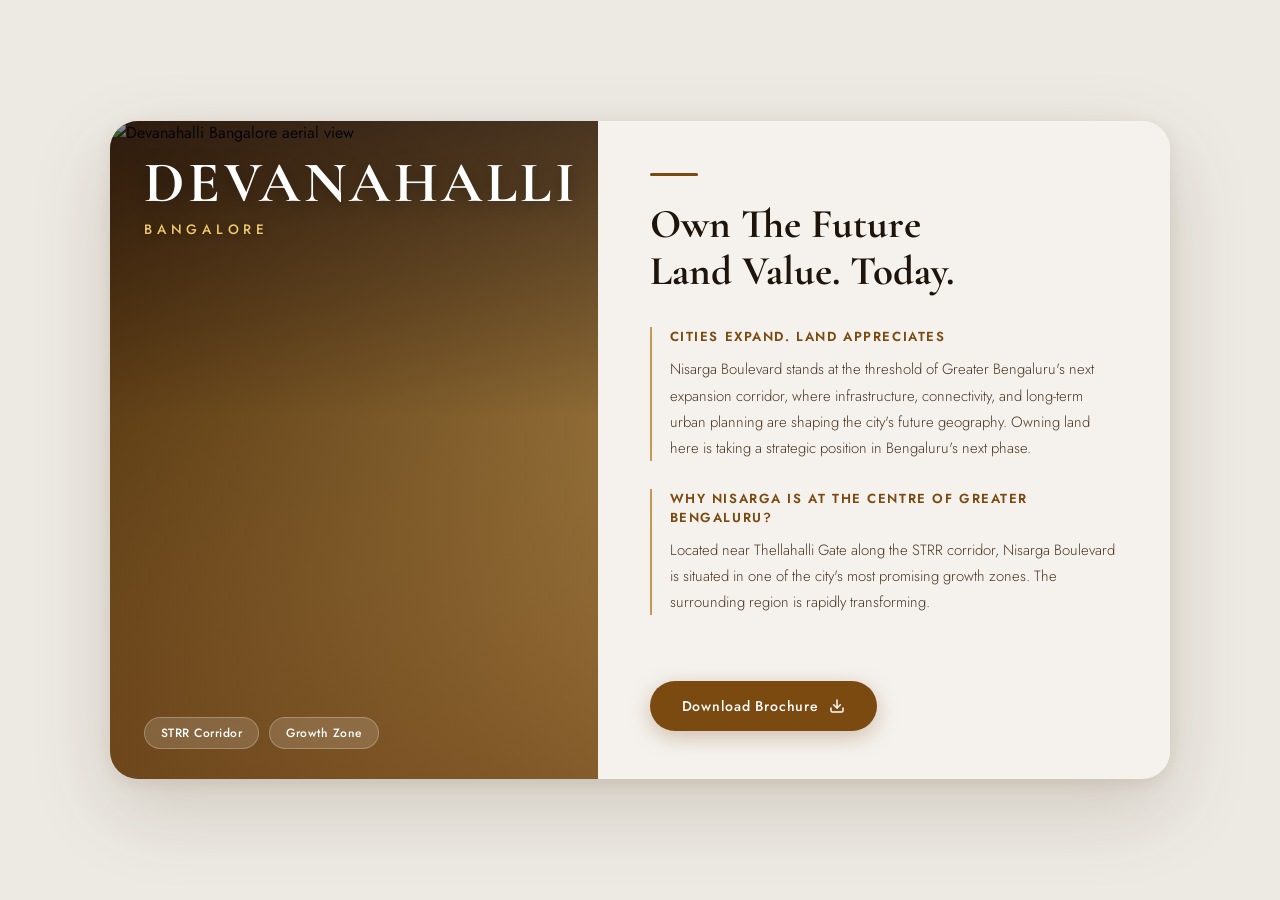
<file: demo.html>
<!doctype html>
<html lang="en">
  <head>
    <meta charset="UTF-8" />
    <meta name="viewport" content="width=device-width, initial-scale=1.0" />
    <title>Devanahalli – Nisarga Boulevard</title>
    <link
      href="https://fonts.googleapis.com/css2?family=Cormorant+Garamond:ital,wght@0,400;0,600;0,700;1,400&family=Jost:wght@300;400;500;600&display=swap"
      rel="stylesheet"
    />
    <style>
      *,
      *::before,
      *::after {
        box-sizing: border-box;
        margin: 0;
        padding: 0;
      }

      body {
        background: #edeae4;
        font-family: "Jost", sans-serif;
        min-height: 100vh;
        display: flex;
        align-items: center;
        justify-content: center;
        padding: 40px 20px;
      }

      /* ── WRAPPER ── */
      .wrapper {
        display: flex;
        max-width: 1060px;
        width: 100%;
        border-radius: 28px;
        overflow: hidden;
        box-shadow:
          0 30px 80px rgba(80, 50, 20, 0.18),
          0 4px 16px rgba(80, 50, 20, 0.08);
        background: #f5f2ee;
        min-height: 580px;
      }

      /* ── LEFT IMAGE PANEL ── */
      .image-panel {
        position: relative;
        flex: 0 0 46%;
        min-height: 520px;
        overflow: hidden;
      }

      .image-panel img {
        width: 100%;
        height: 100%;
        object-fit: cover;
        display: block;
        transition: transform 8s ease;
      }

      .wrapper:hover .image-panel img {
        transform: scale(1.04);
      }

      .image-panel::after {
        content: "";
        position: absolute;
        inset: 0;
        background: linear-gradient(
          180deg,
          rgba(10, 10, 30, 0.45) 0%,
          rgba(10, 10, 30, 0.1) 45%,
          rgba(80, 40, 10, 0.55) 100%
        );
      }

      .image-text {
        position: absolute;
        top: 34px;
        left: 34px;
        z-index: 2;
      }

      .image-text .city {
        font-family: "Cormorant Garamond", serif;
        font-size: clamp(2.4rem, 5vw, 3.6rem);
        font-weight: 700;
        color: #fff;
        letter-spacing: 0.06em;
        line-height: 1;
        text-shadow: 0 2px 18px rgba(0, 0, 0, 0.4);
      }

      .image-text .sub {
        font-family: "Jost", sans-serif;
        font-size: 0.85rem;
        font-weight: 500;
        letter-spacing: 0.35em;
        color: #f0c96a;
        margin-top: 6px;
        text-shadow: 0 1px 8px rgba(0, 0, 0, 0.4);
      }

      .image-badge {
        position: absolute;
        bottom: 30px;
        left: 34px;
        right: 34px;
        z-index: 2;
        display: flex;
        gap: 10px;
      }

      .badge-pill {
        background: rgba(255, 255, 255, 0.15);
        backdrop-filter: blur(8px);
        border: 1px solid rgba(255, 255, 255, 0.25);
        border-radius: 50px;
        padding: 6px 16px;
        font-size: 0.75rem;
        font-weight: 500;
        color: #fff;
        letter-spacing: 0.04em;
        white-space: nowrap;
      }

      /* ── RIGHT CONTENT PANEL ── */
      .content-panel {
        flex: 1;
        padding: 52px 52px 48px 52px;
        display: flex;
        flex-direction: column;
        justify-content: center;
        background: #f5f2ee;
        position: relative;
      }

      .content-panel::before {
        content: "";
        position: absolute;
        top: 52px;
        left: 52px;
        width: 48px;
        height: 3px;
        background: #7a4a10;
        border-radius: 2px;
      }

      .headline {
        font-family: "Cormorant Garamond", serif;
        font-size: clamp(1.9rem, 3.2vw, 2.75rem);
        font-weight: 700;
        color: #1e1409;
        line-height: 1.15;
        margin-top: 28px;
        margin-bottom: 32px;
      }

      .block {
        margin-bottom: 28px;
        padding-left: 18px;
        border-left: 2px solid #c49a52;
      }

      .block h3 {
        font-size: 0.82rem;
        font-weight: 600;
        letter-spacing: 0.12em;
        text-transform: uppercase;
        color: #7a4a10;
        margin-bottom: 10px;
      }

      .block p {
        font-size: 0.93rem;
        font-weight: 300;
        color: #4a3520;
        line-height: 1.75;
      }

      .cta-row {
        margin-top: 38px;
        display: flex;
        align-items: center;
        gap: 24px;
        flex-wrap: wrap;
      }

      .btn-primary {
        display: inline-flex;
        align-items: center;
        gap: 10px;
        background: #7a4a10;
        color: #fff;
        font-family: "Jost", sans-serif;
        font-size: 0.88rem;
        font-weight: 500;
        letter-spacing: 0.06em;
        padding: 15px 32px;
        border-radius: 50px;
        border: none;
        cursor: pointer;
        text-decoration: none;
        transition:
          background 0.25s,
          transform 0.2s,
          box-shadow 0.25s;
        box-shadow: 0 6px 22px rgba(122, 74, 16, 0.3);
      }

      .btn-primary:hover {
        background: #5e3808;
        transform: translateY(-2px);
        box-shadow: 0 10px 28px rgba(122, 74, 16, 0.38);
      }

      .btn-primary svg {
        flex-shrink: 0;
        transition: transform 0.2s;
      }
      .btn-primary:hover svg {
        transform: translateX(3px);
      }

      .note {
        font-size: 0.78rem;
        color: #9a7a5a;
        font-weight: 400;
      }

      @media (max-width: 760px) {
        .wrapper {
          flex-direction: column;
          border-radius: 20px;
        }
        .image-panel {
          flex: none;
          min-height: 300px;
          width: 100%;
        }
        .content-panel {
          padding: 40px 28px 36px;
        }
        .content-panel::before {
          top: 40px;
          left: 28px;
        }
      }

      /* ════════════════════════════════════
     MODAL
  ════════════════════════════════════ */
      .modal-overlay {
        position: fixed;
        inset: 0;
        background: rgba(20, 12, 4, 0.65);
        backdrop-filter: blur(6px);
        z-index: 1000;
        display: flex;
        align-items: center;
        justify-content: center;
        padding: 20px;
        opacity: 0;
        pointer-events: none;
        transition: opacity 0.3s ease;
      }

      .modal-overlay.open {
        opacity: 1;
        pointer-events: all;
      }

      .modal {
        background: #f5f2ee;
        border-radius: 24px;
        width: 100%;
        max-width: 500px;
        box-shadow: 0 40px 100px rgba(20, 10, 4, 0.35);
        overflow: hidden;
        transform: translateY(30px) scale(0.97);
        transition: transform 0.38s cubic-bezier(0.34, 1.56, 0.64, 1);
        position: relative;
        max-height: 92vh;
        overflow-y: auto;
      }

      .modal-overlay.open .modal {
        transform: translateY(0) scale(1);
      }

      /* header */
      .modal-header {
        background: #7a4a10;
        padding: 28px 32px 24px;
        position: relative;
      }

      .modal-header .mh-line {
        width: 36px;
        height: 2px;
        background: #f0c96a;
        border-radius: 2px;
        margin-bottom: 12px;
      }

      .modal-header h2 {
        font-family: "Cormorant Garamond", serif;
        font-size: 1.65rem;
        font-weight: 700;
        color: #fff;
        line-height: 1.2;
      }

      .modal-header p {
        font-size: 0.82rem;
        color: rgba(255, 255, 255, 0.72);
        margin-top: 6px;
        font-weight: 300;
        letter-spacing: 0.03em;
      }

      .modal-close {
        position: absolute;
        top: 20px;
        right: 22px;
        background: rgba(255, 255, 255, 0.14);
        border: none;
        border-radius: 50%;
        width: 34px;
        height: 34px;
        display: flex;
        align-items: center;
        justify-content: center;
        cursor: pointer;
        color: #fff;
        transition: background 0.2s;
      }

      .modal-close:hover {
        background: rgba(255, 255, 255, 0.26);
      }

      /* body */
      .modal-body {
        padding: 30px 32px 34px;
        display: flex;
        flex-direction: column;
        gap: 18px;
      }

      .field-group {
        display: flex;
        flex-direction: column;
        gap: 6px;
      }

      .field-group label {
        font-size: 0.74rem;
        font-weight: 600;
        letter-spacing: 0.1em;
        text-transform: uppercase;
        color: #7a4a10;
      }

      .field-group input,
      .field-group textarea,
      .field-group select {
        width: 100%;
        padding: 12px 16px;
        border: 1.5px solid #ddd0c0;
        border-radius: 10px;
        background: #fff;
        font-family: "Jost", sans-serif;
        font-size: 0.92rem;
        color: #2a1a0a;
        outline: none;
        transition:
          border-color 0.2s,
          box-shadow 0.2s;
        appearance: none;
        -webkit-appearance: none;
      }

      .field-group input:focus,
      .field-group textarea:focus,
      .field-group select:focus {
        border-color: #7a4a10;
        box-shadow: 0 0 0 3px rgba(122, 74, 16, 0.12);
      }

      .field-group input.error,
      .field-group textarea.error,
      .phone-row input.error {
        border-color: #c0392b;
        box-shadow: 0 0 0 3px rgba(192, 57, 43, 0.1);
      }

      .error-msg {
        font-size: 0.72rem;
        color: #c0392b;
        display: none;
        margin-top: 1px;
      }

      .error-msg.show {
        display: block;
      }

      /* phone row */
      .phone-row {
        display: flex;
        gap: 10px;
      }
      .phone-row select {
        flex: 0 0 118px;
      }
      .phone-row input {
        flex: 1;
      }

      .field-group textarea {
        resize: vertical;
        min-height: 90px;
      }

      /* submit */
      .btn-submit {
        display: flex;
        align-items: center;
        justify-content: center;
        gap: 10px;
        background: #7a4a10;
        color: #fff;
        font-family: "Jost", sans-serif;
        font-size: 0.92rem;
        font-weight: 600;
        letter-spacing: 0.06em;
        padding: 15px 28px;
        border-radius: 50px;
        border: none;
        cursor: pointer;
        width: 100%;
        margin-top: 4px;
        transition:
          background 0.25s,
          transform 0.2s,
          box-shadow 0.25s;
        box-shadow: 0 6px 22px rgba(122, 74, 16, 0.28);
      }

      .btn-submit:hover:not(:disabled) {
        background: #5e3808;
        transform: translateY(-1px);
        box-shadow: 0 10px 28px rgba(122, 74, 16, 0.36);
      }

      .btn-submit:disabled {
        opacity: 0.65;
        cursor: not-allowed;
      }

      .spinner {
        width: 18px;
        height: 18px;
        border: 2.5px solid rgba(255, 255, 255, 0.35);
        border-top-color: #fff;
        border-radius: 50%;
        animation: spin 0.7s linear infinite;
        display: none;
      }

      @keyframes spin {
        to {
          transform: rotate(360deg);
        }
      }

      /* success */
      .success-view {
        display: none;
        flex-direction: column;
        align-items: center;
        text-align: center;
        padding: 44px 32px 48px;
        gap: 16px;
      }

      .success-icon {
        width: 72px;
        height: 72px;
        background: #f0e8d8;
        border-radius: 50%;
        display: flex;
        align-items: center;
        justify-content: center;
        margin-bottom: 4px;
      }

      .success-icon svg {
        color: #7a4a10;
      }

      .success-view h3 {
        font-family: "Cormorant Garamond", serif;
        font-size: 1.7rem;
        font-weight: 700;
        color: #1e1409;
      }

      .success-view p {
        font-size: 0.9rem;
        color: #6a5040;
        font-weight: 300;
        line-height: 1.7;
        max-width: 320px;
      }

      .success-view .dl-badge {
        display: flex;
        align-items: center;
        gap: 8px;
        background: #f0e8d8;
        border: 1px solid #ddd0c0;
        padding: 9px 20px;
        border-radius: 50px;
        font-size: 0.8rem;
        color: #5e3808;
        font-weight: 500;
        letter-spacing: 0.04em;
      }

      .btn-close-success {
        margin-top: 6px;
        background: none;
        border: 1.5px solid #c49a52;
        color: #7a4a10;
        font-family: "Jost", sans-serif;
        font-size: 0.84rem;
        font-weight: 500;
        letter-spacing: 0.06em;
        padding: 11px 28px;
        border-radius: 50px;
        cursor: pointer;
        transition:
          background 0.2s,
          color 0.2s;
      }

      .btn-close-success:hover {
        background: #7a4a10;
        color: #fff;
      }
    </style>
  </head>
  <body>
    <!-- ── MAIN SECTION ── -->
    <div class="wrapper">
      <div class="image-panel">
        <img
          src="https://images.unsplash.com/photo-1596176530529-78163a4f7af2?w=800&q=80"
          alt="Devanahalli Bangalore aerial view"
          onerror="
            this.style.background = 'linear-gradient(135deg,#4a2800,#c49a52)';
            this.removeAttribute('src');
          "
        />
        <div class="image-text">
          <div class="city">DEVANAHALLI</div>
          <div class="sub">BANGALORE</div>
        </div>
        <div class="image-badge">
          <span class="badge-pill">STRR Corridor</span>
          <span class="badge-pill">Growth Zone</span>
        </div>
      </div>

      <div class="content-panel">
        <h2 class="headline">Own The Future<br />Land Value. Today.</h2>

        <div class="block">
          <h3>Cities Expand. Land Appreciates</h3>
          <p>
            Nisarga Boulevard stands at the threshold of Greater Bengaluru's
            next expansion corridor, where infrastructure, connectivity, and
            long-term urban planning are shaping the city's future geography.
            Owning land here is taking a strategic position in Bengaluru's next
            phase.
          </p>
        </div>

        <div class="block">
          <h3>Why Nisarga is at the Centre of Greater Bengaluru?</h3>
          <p>
            Located near Thellahalli Gate along the STRR corridor, Nisarga
            Boulevard is situated in one of the city's most promising growth
            zones. The surrounding region is rapidly transforming.
          </p>
        </div>

        <div class="cta-row">
          <button class="btn-primary" id="openModalBtn">
            Download Brochure
            <svg
              width="16"
              height="16"
              viewBox="0 0 24 24"
              fill="none"
              stroke="currentColor"
              stroke-width="2.2"
              stroke-linecap="round"
              stroke-linejoin="round"
            >
              <path d="M21 15v4a2 2 0 0 1-2 2H5a2 2 0 0 1-2-2v-4" />
              <polyline points="7 10 12 15 17 10" />
              <line x1="12" y1="15" x2="12" y2="3" />
            </svg>
          </button>
          <!-- <span class="note">Free · No commitment required</span> -->
        </div>
      </div>
    </div>

    <!-- ── MODAL ── -->
    <div class="modal-overlay" id="modalOverlay">
      <div
        class="modal"
        id="modal"
        role="dialog"
        aria-modal="true"
        aria-labelledby="modalTitle"
      >
        <div class="modal-header">
          <div class="mh-line"></div>
          <h2 id="modalTitle">Get Your Free Brochure</h2>
          <p>Fill in your details — download starts instantly.</p>
          <button class="modal-close" id="closeModalBtn" aria-label="Close">
            <svg
              width="15"
              height="15"
              viewBox="0 0 24 24"
              fill="none"
              stroke="currentColor"
              stroke-width="2.5"
              stroke-linecap="round"
            >
              <line x1="18" y1="6" x2="6" y2="18" />
              <line x1="6" y1="6" x2="18" y2="18" />
            </svg>
          </button>
        </div>

        <!-- Form -->
        <div class="modal-body" id="formView">
          <!-- Name -->
          <div class="field-group">
            <label for="fullName">Full Name</label>
            <input
              type="text"
              id="fullName"
              placeholder="e.g. Arjun Sharma"
              autocomplete="name"
            />
            <span class="error-msg" id="nameErr"
              >Please enter your full name.</span
            >
          </div>

          <!-- Phone -->
          <div class="field-group">
            <label>Mobile Number</label>
            <div class="phone-row">
              <select id="countryCode" aria-label="Country code">
                <option value="+91">🇮🇳 +91</option>
                <option value="+1">🇺🇸 +1</option>
                <option value="+44">🇬🇧 +44</option>
                <option value="+971">🇦🇪 +971</option>
                <option value="+65">🇸🇬 +65</option>
                <option value="+61">🇦🇺 +61</option>
                <option value="+49">🇩🇪 +49</option>
                <option value="+33">🇫🇷 +33</option>
                <option value="+81">🇯🇵 +81</option>
                <option value="+86">🇨🇳 +86</option>
                <option value="+60">🇲🇾 +60</option>
                <option value="+966">🇸🇦 +966</option>
                <option value="+1-CA">🇨🇦 +1</option>
                <option value="+55">🇧🇷 +55</option>
                <option value="+27">🇿🇦 +27</option>
              </select>
              <input
                type="tel"
                id="phone"
                placeholder="9876543210"
                autocomplete="tel"
              />
            </div>
            <span class="error-msg" id="phoneErr"
              >Enter a valid number (digits only, 6–15 digits).</span
            >
          </div>

          <!-- Email -->
          <div class="field-group">
            <label for="email">Email Address</label>
            <input
              type="email"
              id="email"
              placeholder="you@example.com"
              autocomplete="email"
            />
            <span class="error-msg" id="emailErr"
              >Please enter a valid email address.</span
            >
          </div>

          <!-- Message -->
          <div class="field-group">
            <label for="message">
              Message
              <span
                style="
                  font-weight: 300;
                  text-transform: none;
                  letter-spacing: 0;
                  color: #9a7a5a;
                  font-size: 0.72rem;
                "
              >
                — optional</span
              >
            </label>
            <textarea
              id="message"
              placeholder="Any questions or specific requirements?"
            ></textarea>
          </div>

          <button class="btn-submit" id="submitBtn">
            <span id="btnLabel">Download Brochure</span>
            <div class="spinner" id="spinner"></div>
            <svg
              id="btnIcon"
              width="16"
              height="16"
              viewBox="0 0 24 24"
              fill="none"
              stroke="currentColor"
              stroke-width="2.2"
              stroke-linecap="round"
              stroke-linejoin="round"
            >
              <path d="M21 15v4a2 2 0 0 1-2 2H5a2 2 0 0 1-2-2v-4" />
              <polyline points="7 10 12 15 17 10" />
              <line x1="12" y1="15" x2="12" y2="3" />
            </svg>
          </button>
        </div>

        <!-- Success -->
        <div class="success-view" id="successView">
          <div class="success-icon">
            <svg
              width="34"
              height="34"
              viewBox="0 0 24 24"
              fill="none"
              stroke="currentColor"
              stroke-width="2.2"
              stroke-linecap="round"
              stroke-linejoin="round"
            >
              <path d="M22 11.08V12a10 10 0 1 1-5.93-9.14" />
              <polyline points="22 4 12 14.01 9 11.01" />
            </svg>
          </div>
          <h3>Thank You!</h3>
          <p>
            Your brochure download has started. Our team may reach out with more
            details about Nisarga Boulevard.
          </p>
          <div class="dl-badge">
            <svg
              width="14"
              height="14"
              viewBox="0 0 24 24"
              fill="none"
              stroke="currentColor"
              stroke-width="2.2"
              stroke-linecap="round"
              stroke-linejoin="round"
            >
              <path
                d="M14 2H6a2 2 0 0 0-2 2v16a2 2 0 0 0 2 2h12a2 2 0 0 0 2-2V8z"
              />
              <polyline points="14 2 14 8 20 8" />
            </svg>
            nisarga-boulevard.pdf
          </div>
          <button class="btn-close-success" id="closeSuccessBtn">Close</button>
        </div>
      </div>
    </div>

    <script>
      (function () {
        const overlay = document.getElementById("modalOverlay");
        const openBtn = document.getElementById("openModalBtn");
        const closeBtn = document.getElementById("closeModalBtn");
        const closeSuccBtn = document.getElementById("closeSuccessBtn");
        const submitBtn = document.getElementById("submitBtn");
        const formView = document.getElementById("formView");
        const successView = document.getElementById("successView");
        const spinner = document.getElementById("spinner");
        const btnLabel = document.getElementById("btnLabel");
        const btnIcon = document.getElementById("btnIcon");

        // ── Open ──
        openBtn.addEventListener("click", () => {
          overlay.classList.add("open");
          document.body.style.overflow = "hidden";
          setTimeout(() => document.getElementById("fullName").focus(), 350);
        });

        // ── Close ──
        function closeModal() {
          overlay.classList.remove("open");
          document.body.style.overflow = "";
        }

        closeBtn.addEventListener("click", closeModal);
        closeSuccBtn.addEventListener("click", closeModal);
        overlay.addEventListener("click", (e) => {
          if (e.target === overlay) closeModal();
        });
        document.addEventListener("keydown", (e) => {
          if (e.key === "Escape") closeModal();
        });

        // Reset form when overlay finishes closing
        overlay.addEventListener("transitionend", () => {
          if (!overlay.classList.contains("open")) resetForm();
        });

        function resetForm() {
          ["fullName", "phone", "email", "message"].forEach((id) => {
            document.getElementById(id).value = "";
          });
          ["fullName", "phone", "email"].forEach((id) => {
            document.getElementById(id).classList.remove("error");
          });
          ["nameErr", "phoneErr", "emailErr"].forEach((id) => {
            document.getElementById(id).classList.remove("show");
          });
          formView.style.display = "";
          successView.style.display = "none";
          submitBtn.disabled = false;
          btnLabel.textContent = "Download Brochure";
          spinner.style.display = "none";
          btnIcon.style.display = "";
        }

        // ── Live error clear ──
        [
          ["fullName", "nameErr"],
          ["phone", "phoneErr"],
          ["email", "emailErr"],
        ].forEach(([id, errId]) => {
          document.getElementById(id).addEventListener("input", () => {
            document.getElementById(id).classList.remove("error");
            document.getElementById(errId).classList.remove("show");
          });
        });

        // ── Validation ──
        function validate() {
          let ok = true;
          const name = document.getElementById("fullName");
          const phone = document.getElementById("phone");
          const email = document.getElementById("email");

          // Name
          if (!name.value.trim() || name.value.trim().length < 2) {
            name.classList.add("error");
            document.getElementById("nameErr").classList.add("show");
            ok = false;
          }

          // Phone
          const phoneVal = phone.value.trim().replace(/\s|-/g, "");
          if (!phoneVal || !/^\d{6,15}$/.test(phoneVal)) {
            phone.classList.add("error");
            document.getElementById("phoneErr").classList.add("show");
            ok = false;
          }

          // Email
          if (!/^[^\s@]+@[^\s@]+\.[^\s@]+$/.test(email.value.trim())) {
            email.classList.add("error");
            document.getElementById("emailErr").classList.add("show");
            ok = false;
          }

          return ok;
        }

        // ── Submit ──
        submitBtn.addEventListener("click", () => {
          if (!validate()) return;

          // Loading state
          submitBtn.disabled = true;
          btnLabel.textContent = "Preparing your brochure…";
          spinner.style.display = "block";
          btnIcon.style.display = "none";

          setTimeout(() => {
            // Trigger PDF download
            const a = document.createElement("a");
            a.href = "./nisarga-boulevard.pdf";
            a.download = "nisarga-boulevard.pdf";
            document.body.appendChild(a);
            a.click();
            document.body.removeChild(a);

            // Show success
            formView.style.display = "none";
            successView.style.display = "flex";
          }, 1500);
        });
      })();
    </script>
  </body>
</html>
</file>
